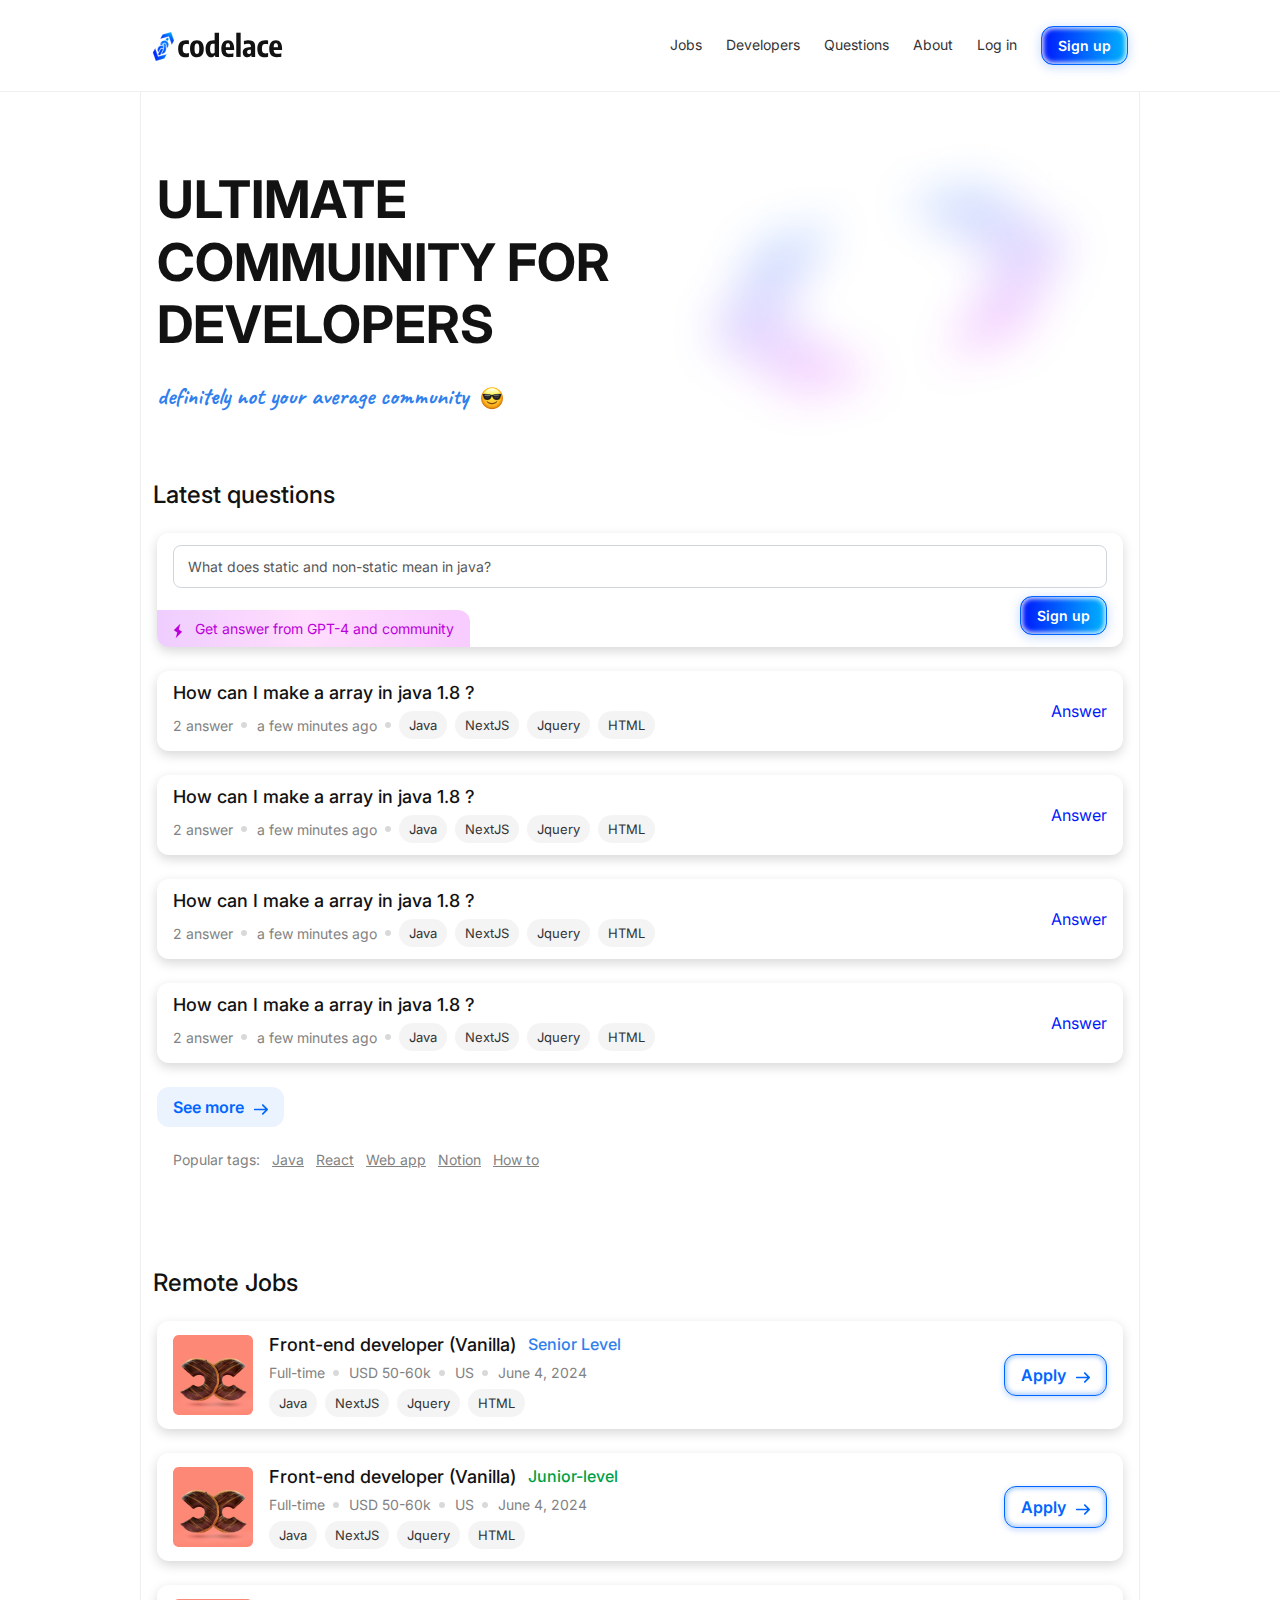
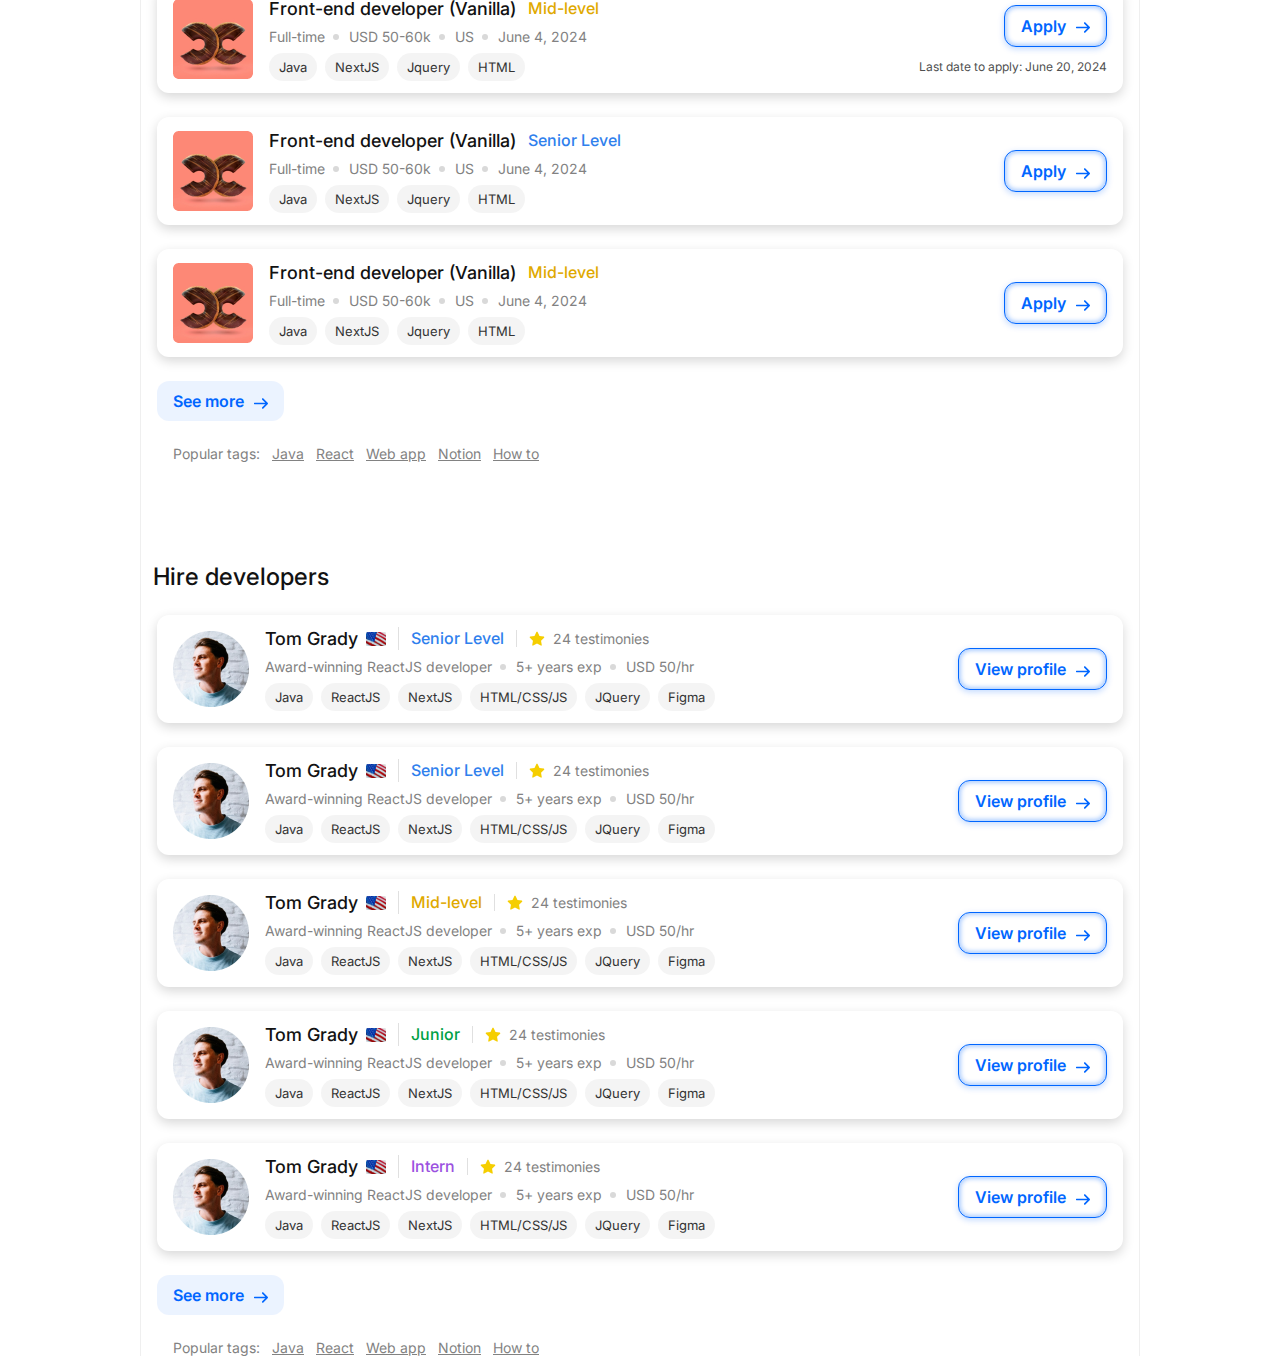
<file: index.html>
<!DOCTYPE html>
<html lang="en" dir="">

<head>
    <meta charset="UTF-8">
    <meta name="viewport" content="width=device-width, initial-scale=1.0">
    <title>Codelace | Home</title>
    <link rel="icon" type="image/x-icon" href="assests/images/favicon.ico">
    <link href="https://cdn.jsdelivr.net/npm/bootstrap@5.3.2/dist/css/bootstrap.min.css" rel="stylesheet">
    <link rel="stylesheet" href="https://cdnjs.cloudflare.com/ajax/libs/animate.css/4.1.1/animate.min.css" />
    <link rel="stylesheet" href="https://cdnjs.cloudflare.com/ajax/libs/font-awesome/6.5.1/css/all.min.css" />
    <link rel="stylesheet" href="assests/css/common.css">
</head>

<body>

    <!-- navbar section start -->
     <section class="border-y border-top-0">
    <div class="main-container container ">
        <nav class="navbar navbar-expand-lg ">
            <a class="navbar-brand me-0" href="index.html">
                <img src="/assests/images/logo.svg" alt="" />
            </a>
            <button class="navbar-toggler border-0 px-0" type="button" data-bs-toggle="collapse"
                data-bs-target="#navbarSupportedContent" aria-controls="navbarSupportedContent" aria-expanded="false"
                aria-label="Toggle navigation">
                <span class="navbar-toggler-icon"></span>
            </button>
            <div class="collapse navbar-collapse justify-content-end gap-4 py-3 py-lg-0" id="navbarSupportedContent">
                <ul class="navbar-nav mb-2 mb-lg-0 gap-lg-4">
                    <li class="nav-item">
                        <a class="nav-link " href="#">Jobs</a>
                    </li>
                    <li class="nav-item">
                        <a class="nav-link " href="#">Developers</a>
                    </li>
                    <li class="nav-item">
                        <a class="nav-link " href="/questions.html">Questions</a>
                    </li>
                    <li class="nav-item">
                        <a class="nav-link " href="#">About</a>
                    </li>

                    <li class="nav-item">
                        <a class="nav-link" href="#">Log in</a>
                    </li>
                </ul>

                <div
                    class="d-flex d-lg-inline-flex flex-column flex-lg-row gap-4 gap-lg-3 gap-xl-4 align-items-lg-center">
                    <a class="btn btn-primary" href="/sign-up.html">
                        <span>Sign up</span>
                    </a>
                </div>
            </div>
        </nav>
    </div>
</section>
    <!-- navbar section end -->


    <!-- hero section start -->

    <div class="main-container container  pt-38 border-x">
        <div class="row align-items-center">
            <div class="col-12 col-md-9 col-lg-6 px-3">
                <div>
                    <h1>ULTIMATE COMMUINITY FOR DEVELOPERS</h1>

                    <p class="special-text d-flex align-items-center fw-bold mt-4">definitely not your average community
                        <span><img src="assests/images/glasses.png" alt=""></span>
                    </p>
                </div>
            </div>
            <div class="col-12 col-lg-6 px-3">
                <div class="hero-img text-center">
                    <img src="assests/images/hero-image.png" alt="" class="object-fit-cover">
                </div>
            </div>
        </div>
    </div>
    <!-- hero section end -->

    <!-- questions section -->
    <div class="main-container container  pt-30 border-x">
        <div class="row questions-section">
            <h2 class="text-center text-sm-start">Latest questions</h2>
            <div class="col-12 px-3">
                <div class="inner-content d-block position-relative overflow-hidden mt-4">

                    <form>
                        <div class="row">
                            <div class="col">
                                <input type="text" class="form-control fs-14 fw-normal"
                                    placeholder="What does static and non-static mean in java?">
                            </div>
                        </div>
                    </form>

                    <div class="text-center text-sm-end pt-2 pb-5 pb-sm-0">
                        <a class="btn btn-primary" href="/sign-up.html">
                            <span>Sign up</span>
                        </a>
                    </div>

                    <a href="" class="ai-btn text-purple">
                        <span><img src="assests/images/thunder-ai.png" alt=""></span> Get answer from GPT-4 and
                        community
                    </a>

                </div>

                <div class="inner-content">
                    <div class="questions">
                        <p class="question-text fs-18">How can I make a array in java 1.8 ?</p>
                        <div class="tags-section">

                            <div class="tags">
                                <span class="simple-text fs-14 fw-normal position-relative ps-3">2 answer</span> <span
                                    class="simple-text fs-14 fw-normal position-relative ps-3 ">a few minutes
                                    ago</span>
                            </div>

                            <div class="tags"> <div class="circle-divider"></div> <a href="#" class="tag-button">Java</a> <a href="#"
                                    class="tag-button">NextJS</a> <a href="#" class="tag-button">Jquery</a> <a href="#"
                                    class="tag-button">HTML</a></div>
                        </div>
                    </div>

                    <a href="#" class="answer-button fs-16">Answer</a>
                </div>

                <div class="inner-content">
                    <div>
                        <p class="question-text fs-18">How can I make a array in java 1.8 ?</p>
                        <div class="tags-section">

                            <div class="tags">
                                <span class="simple-text fs-14 fw-normal position-relative ps-3 ">2 answer</span> <span
                                    class="simple-text fs-14 fw-normal position-relative ps-3 ">a few minutes
                                    ago</span>
                            </div>

                            <div class="tags"><div class="circle-divider"></div><a href="#" class="tag-button">Java</a> <a href="#"
                                    class="tag-button">NextJS</a> <a href="#" class="tag-button">Jquery</a> <a href="#"
                                    class="tag-button">HTML</a></div>
                        </div>
                    </div>

                    <a href="#" class="answer-button fs-16">Answer</a>
                </div>

                <div class="inner-content">
                    <div>
                        <p class="question-text fs-18">How can I make a array in java 1.8 ?</p>
                        <div class="tags-section">

                            <div class="tags">
                                <span class="simple-text fs-14 fw-normal position-relative ps-3 ">2 answer</span> <span
                                    class="simple-text fs-14 fw-normal position-relative ps-3 ">a few minutes
                                    ago</span>
                            </div>

                            <div class="tags"><div class="circle-divider"></div><a href="#" class="tag-button">Java</a> <a href="#"
                                    class="tag-button">NextJS</a> <a href="#" class="tag-button">Jquery</a> <a href="#"
                                    class="tag-button">HTML</a></div>
                        </div>
                    </div>

                    <a href="#" class="answer-button fs-16">Answer</a>
                </div>

                <div class="inner-content">
                    <div>
                        <p class="question-text fs-18">How can I make a array in java 1.8 ?</p>
                        <div class="tags-section">

                            <div class="tags">
                                <span class="simple-text fs-14 fw-normal position-relative ps-3 ">2 answer</span> <span
                                    class="simple-text fs-14 fw-normal position-relative ps-3 ">a few minutes
                                    ago</span>
                            </div>

                            <div class="tags"><div class="circle-divider"></div><a href="#" class="tag-button">Java</a> <a href="#"
                                    class="tag-button">NextJS</a> <a href="#" class="tag-button">Jquery</a> <a href="#"
                                    class="tag-button">HTML</a></div>
                        </div>
                    </div>

                    <a href="#" class="answer-button fs-16">Answer</a>
                </div>

                <a href="" class="btn btn-secondary fs-16">See more <span class="right-arrow"><img
                            src="assests/images/right-arrow.png" alt=""></span></a>

                <div class="popular-tags d-flex flex-wrap align-items-center mt-4">
                    <span class="simple-text fs-14 fw-normal ">Popular tags:</span>
                    <a href="" class="simple-text ps-0 text-decoration-underline fs-14 fw-normal ">Java</a>
                    <a href="" class="simple-text ps-0 text-decoration-underline fs-14 fw-normal ">React</a>
                    <a href="" class="simple-text ps-0 text-decoration-underline fs-14 fw-normal ">Web app</a>
                    <a href="" class="simple-text ps-0 text-decoration-underline fs-14 fw-normal ">Notion</a>
                    <a href="" class="simple-text ps-0 text-decoration-underline fs-14 fw-normal ">How to</a>
                </div>

            </div>
        </div>
    </div>


    <!-- Remote jobs -->
    <div class="main-container container  pt-100 border-x">
        <div class="row jobs-section">
            <h2 class="mb-4 text-center text-sm-start">Remote Jobs</h2>
            <div class="col-12 px-3">

                <div class="inner-content">

                    <div class="inner-description">
                        <div class="image-wrapper-80 radius-6"><img src="assests/images/Rectangle 6.png" alt=""></div>
                        <div>
                            <div
                                class="title d-flex flex-wrap align-items-center justify-content-center justify-content-md-start gap-12">
                                <p class="question-text fs-18">Front-end developer (Vanilla)</p>
                                <p class="color-secondary fw-medium">Senior Level</p>
                            </div>
                            <div class="tags"> <span
                                    class="simple-text fs-14 fw-normal position-relative ps-3 ">Full-time</span> </span>
                                <span class="simple-text fs-14 fw-normal position-relative ps-3 ">USD 50-60k</span>
                                <span class="simple-text fs-14 fw-normal position-relative ps-3 ">US</span>
                                <span class="simple-text fs-14 fw-normal position-relative ps-3 ">June 4, 2024</span>
                            </div>
                            <div class="tags"><a href="#" class="tag-button">Java</a> <a href="#"
                                    class="tag-button">NextJS</a> <a href="#" class="tag-button">Jquery</a> <a href="#"
                                    class="tag-button">HTML</a></div>
                        </div>
                    </div>

                    <a href="" class="btn btn-tertiary fs-16">Apply <span class="right-arrow"><img
                                src="assests/images/right-arrow.png" alt=""></span></a>
                </div>

                <div class="inner-content">

                    <div class="inner-description">
                        <div class="image-wrapper-80 radius-6"><img src="assests/images/Rectangle 6.png" alt=""></div>
                        <div>
                            <div
                                class="title d-flex flex-wrap align-items-center justify-content-center justify-content-md-start gap-12">
                                <p class="question-text fs-18">Front-end developer (Vanilla)</p>
                                <p class="color-green fw-medium">Junior-level</p>
                            </div>
                            <div class="tags"> <span
                                    class="simple-text fs-14 fw-normal position-relative ps-3 ">Full-time</span> </span>
                                <span class="simple-text fs-14 fw-normal position-relative ps-3 ">USD 50-60k</span>
                                <span class="simple-text fs-14 fw-normal position-relative ps-3 ">US</span>
                                <span class="simple-text fs-14 fw-normal position-relative ps-3">June 4, 2024</span>
                            </div>
                            <div class="tags"><a href="#" class="tag-button">Java</a> <a href="#"
                                    class="tag-button">NextJS</a> <a href="#" class="tag-button">Jquery</a> <a href="#"
                                    class="tag-button">HTML</a></div>
                        </div>
                    </div>

                    <a href="" class="btn btn-tertiary fs-16">Apply <span class="right-arrow"><img
                                src="assests/images/right-arrow.png" alt=""></span></a>
                </div>

                <div class="inner-content">

                    <div class="inner-description">
                        <div class="image-wrapper-80 radius-6"><img src="assests/images/Rectangle 6.png" alt=""></div>
                        <div>
                            <div
                                class="title d-flex flex-wrap align-items-center justify-content-center justify-content-md-start gap-12">
                                <p class="question-text fs-18">Front-end developer (Vanilla)</p>
                                <p class="color-yellow fw-medium">Mid-level</p>
                            </div>
                            <div class="tags"> <span
                                    class="simple-text fs-14 fw-normal position-relative ps-3">Full-time</span> </span>
                                <span class="simple-text fs-14 fw-normal position-relative ps-3">USD 50-60k</span>
                                <span class="simple-text fs-14 fw-normal position-relative ps-3">US</span>
                                <span class="simple-text fs-14 fw-normal position-relative ps-3">June 4, 2024</span>
                            </div>
                            <div class="tags"><a href="#" class="tag-button">Java</a> <a href="#"
                                    class="tag-button">NextJS</a> <a href="#" class="tag-button">Jquery</a> <a href="#"
                                    class="tag-button">HTML</a></div>
                        </div>
                    </div>

                    <div class="text-center text-md-end">
                        <a href="" class="btn btn-tertiary fs-16">Apply <span class="right-arrow"><img
                                    src="assests/images/right-arrow.png" alt=""></span></a>

                        <p class="status-text fs-12 fw-normal">Last date to apply: June 20, 2024</p>
                    </div>
                </div>

                <div class="inner-content">

                    <div class="inner-description">
                        <div class="image-wrapper-80 radius-6"><img src="assests/images/Rectangle 6.png" alt=""></div>
                        <div>
                            <div
                                class="title d-flex flex-wrap align-items-center justify-content-center justify-content-md-start gap-12">
                                <p class="question-text fs-18">Front-end developer (Vanilla)</p>
                                <p class="color-secondary fw-medium">Senior Level</p>
                            </div>
                            <div class="tags"> <span
                                    class="simple-text fs-14 fw-normal position-relative ps-3">Full-time</span> </span>
                                <span class="simple-text fs-14 fw-normal position-relative ps-3">USD 50-60k</span>
                                <span class="simple-text fs-14 fw-normal position-relative ps-3">US</span>
                                <span class="simple-text fs-14 fw-normal position-relative ps-3">June 4, 2024</span>
                            </div>
                            <div class="tags"><a href="#" class="tag-button">Java</a> <a href="#"
                                    class="tag-button">NextJS</a> <a href="#" class="tag-button">Jquery</a> <a href="#"
                                    class="tag-button">HTML</a></div>
                        </div>
                    </div>

                    <a href="" class="btn btn-tertiary fs-16">Apply <span class="right-arrow"><img
                                src="assests/images/right-arrow.png" alt=""></span></a>
                </div>

                <div class="inner-content">

                    <div class="inner-description">
                        <div class="image-wrapper-80 radius-6"><img src="assests/images/Rectangle 6.png" alt=""></div>
                        <div>
                            <div
                                class="title d-flex flex-wrap align-items-center justify-content-center justify-content-md-start gap-12">
                                <p class="question-text fs-18">Front-end developer (Vanilla)</p>
                                <p class="color-yellow fw-medium">Mid-level</p>
                            </div>
                            <div class="tags"> <span
                                    class="simple-text fs-14 fw-normal position-relative ps-3">Full-time</span> </span>
                                <span class="simple-text fs-14 fw-normal position-relative ps-3">USD 50-60k</span>
                                <span class="simple-text fs-14 fw-normal position-relative ps-3">US</span>
                                <span class="simple-text fs-14 fw-normal position-relative ps-3">June 4, 2024</span>
                            </div>
                            <div class="tags"><a href="#" class="tag-button">Java</a> <a href="#"
                                    class="tag-button">NextJS</a> <a href="#" class="tag-button">Jquery</a> <a href="#"
                                    class="tag-button">HTML</a></div>
                        </div>
                    </div>

                    <a href="" class="btn btn-tertiary fs-16">Apply <span class="right-arrow"><img
                                src="assests/images/right-arrow.png" alt=""></span></a>
                </div>

                <a href="" class="btn btn-secondary fs-16">See more <span class="right-arrow"><img
                            src="assests/images/right-arrow.png" alt=""></span></a>

                <div class="popular-tags d-flex flex-wrap align-items-center mt-4">
                    <span class="simple-text fs-14 fw-normal ">Popular tags:</span>
                    <a href="" class="simple-text ps-0 text-decoration-underline fs-14 fw-normal ">Java</a>
                    <a href="" class="simple-text ps-0 text-decoration-underline fs-14 fw-normal ">React</a>
                    <a href="" class="simple-text ps-0 text-decoration-underline fs-14 fw-normal ">Web app</a>
                    <a href="" class="simple-text ps-0 text-decoration-underline fs-14 fw-normal ">Notion</a>
                    <a href="" class="simple-text ps-0 text-decoration-underline fs-14 fw-normal ">How to</a>
                </div>

            </div>
        </div>
    </div>




    <!-- Hire developers -->
    <div class="main-container container  pt-100 border-x">
        <div class="row hiring-section">
            <h2 class="mb-4 text-center text-sm-start">Hire developers</h2>
            <div class="col-12 px-3">

                <div class="inner-content">

                    <div class="inner-description">
                        <div class="image-wrapper-76 radius-100"><img src="assests/images/profile-picture.png" alt=""></div>
                        <div>
                            <div
                                class="title d-flex flex-wrap align-items-center justify-content-center justify-content-md-start gap-12">
                                <div class="flex-title">
                                    <p class="question-text fs-18">Tom Grady</p>
                                    <img src="assests/images/flag.svg" alt="">
                                </div>
                                <p class="flex-title color-secondary fw-medium">Senior Level</p>
                                <div class="flex-title"> <img src="assests/images/star.svg" alt="">
                                    <p class="simple-text fs-14 fw-normal ps-0">24 testimonies</p>
                                </div>
                            </div>
                            <div class="tags"> <span
                                    class="simple-text fs-14 fw-normal position-relative ps-3">Award-winning ReactJS
                                    developer</span> </span>
                                <span class="simple-text fs-14 fw-normal position-relative ps-3">5+ years exp</span>
                                <span class="simple-text fs-14 fw-normal position-relative ps-3">USD 50/hr</span>
                            </div>
                            <div class="tags"><a href="#" class="tag-button">Java</a> <a href="#"
                                    class="tag-button">ReactJS</a> <a href="#" class="tag-button">NextJS</a> <a href="#"
                                    class="tag-button">HTML/CSS/JS</a> <a href="#" class="tag-button">JQuery</a> <a
                                    href="#" class="tag-button">Figma</a></div>
                        </div>
                    </div>

                    <a href="" class="btn btn-tertiary fs-16">View profile <span class="right-arrow"><img
                                src="assests/images/right-arrow.png" alt=""></span></a>
                </div>

                <div class="inner-content">

                    <div class="inner-description">
                        <div class="image-wrapper-76 radius-100"><img src="assests/images/profile-picture.png" alt=""></div>
                        <div>
                            <div
                                class="title d-flex flex-wrap align-items-center justify-content-center justify-content-md-start gap-12">
                                <div class="flex-title">
                                    <p class="question-text fs-18">Tom Grady</p>
                                    <img src="assests/images/flag.svg" alt="">
                                </div>
                                <p class="flex-title color-secondary fw-medium">Senior Level</p>
                                <div class="flex-title"> <img src="assests/images/star.svg" alt="">
                                    <p class="simple-text fs-14 fw-normal ps-0">24 testimonies</p>
                                </div>
                            </div>
                            <div class="tags"> <span
                                    class="simple-text fs-14 fw-normal position-relative ps-3">Award-winning ReactJS
                                    developer</span> </span>
                                <span class="simple-text fs-14 fw-normal position-relative ps-3">5+ years exp</span>
                                <span class="simple-text fs-14 fw-normal position-relative ps-3">USD 50/hr</span>
                            </div>
                            <div class="tags"><a href="#" class="tag-button">Java</a> <a href="#"
                                    class="tag-button">ReactJS</a> <a href="#" class="tag-button">NextJS</a> <a href="#"
                                    class="tag-button">HTML/CSS/JS</a> <a href="#" class="tag-button">JQuery</a> <a
                                    href="#" class="tag-button">Figma</a></div>
                        </div>
                    </div>

                    <a href="" class="btn btn-tertiary fs-16">View profile <span class="right-arrow"><img
                                src="assests/images/right-arrow.png" alt=""></span></a>
                </div>

                <div class="inner-content">

                    <div class="inner-description">
                        <div class="image-wrapper-76 radius-100"><img src="assests/images/profile-picture.png" alt=""></div>
                        <div>
                            <div
                                class="title d-flex flex-wrap align-items-center justify-content-center justify-content-md-start gap-12">
                                <div class="flex-title">
                                    <p class="question-text fs-18">Tom Grady</p>
                                    <img src="assests/images/flag.svg" alt="">
                                </div>
                                <p class="flex-title color-yellow fw-medium">Mid-level</p>
                                <div class="flex-title"> <img src="assests/images/star.svg" alt="">
                                    <p class="simple-text fs-14 fw-normal ps-0">24 testimonies</p>
                                </div>
                            </div>
                            <div class="tags"> <span
                                    class="simple-text fs-14 fw-normal position-relative ps-3">Award-winning ReactJS
                                    developer</span> </span>
                                <span class="simple-text fs-14 fw-normal position-relative ps-3">5+ years exp</span>
                                <span class="simple-text fs-14 fw-normal position-relative ps-3">USD 50/hr</span>
                            </div>
                            <div class="tags"><a href="#" class="tag-button">Java</a> <a href="#"
                                    class="tag-button">ReactJS</a> <a href="#" class="tag-button">NextJS</a> <a href="#"
                                    class="tag-button">HTML/CSS/JS</a> <a href="#" class="tag-button">JQuery</a> <a
                                    href="#" class="tag-button">Figma</a></div>
                        </div>
                    </div>

                    <a href="" class="btn btn-tertiary fs-16">View profile <span class="right-arrow"><img
                                src="assests/images/right-arrow.png" alt=""></span></a>
                </div>

                <div class="inner-content">

                    <div class="inner-description">
                        <div class="image-wrapper-76 radius-100"><img src="assests/images/profile-picture.png" alt=""></div>
                        <div>
                            <div
                                class="title d-flex flex-wrap align-items-center justify-content-center justify-content-md-start gap-12">
                                <div class="flex-title">
                                    <p class="question-text fs-18">Tom Grady</p>
                                    <img src="assests/images/flag.svg" alt="">
                                </div>
                                <p class="flex-title color-green fw-medium">Junior</p>
                                <div class="flex-title"> <img src="assests/images/star.svg" alt="">
                                    <p class="simple-text fs-14 fw-normal ps-0">24 testimonies</p>
                                </div>
                            </div>
                            <div class="tags"> <span
                                    class="simple-text fs-14 fw-normal position-relative ps-3">Award-winning ReactJS
                                    developer</span> </span>
                                <span class="simple-text fs-14 fw-normal position-relative ps-3">5+ years exp</span>
                                <span class="simple-text fs-14 fw-normal position-relative ps-3">USD 50/hr</span>
                            </div>
                            <div class="tags"><a href="#" class="tag-button">Java</a> <a href="#"
                                    class="tag-button">ReactJS</a> <a href="#" class="tag-button">NextJS</a> <a href="#"
                                    class="tag-button">HTML/CSS/JS</a> <a href="#" class="tag-button">JQuery</a> <a
                                    href="#" class="tag-button">Figma</a></div>
                        </div>
                    </div>

                    <a href="" class="btn btn-tertiary fs-16">View profile <span class="right-arrow"><img
                                src="assests/images/right-arrow.png" alt=""></span></a>
                </div>

                <div class="inner-content">

                    <div class="inner-description">
                        <div class="image-wrapper-76 radius-100"><img src="assests/images/profile-picture.png" alt=""></div>
                        <div>
                            <div
                                class="title d-flex flex-wrap align-items-center justify-content-center justify-content-md-start gap-12">
                                <div class="flex-title">
                                    <p class="question-text fs-18">Tom Grady</p>
                                    <img src="assests/images/flag.svg" alt="">
                                </div>
                                <p class="flex-title color-purple fw-medium">Intern</p>
                                <div class="flex-title"> <img src="assests/images/star.svg" alt="">
                                    <p class="simple-text fs-14 fw-normal ps-0">24 testimonies</p>
                                </div>
                            </div>
                            <div class="tags"> <span
                                    class="simple-text fs-14 fw-normal position-relative ps-3">Award-winning ReactJS
                                    developer</span> </span>
                                <span class="simple-text fs-14 fw-normal position-relative ps-3">5+ years exp</span>
                                <span class="simple-text fs-14 fw-normal position-relative ps-3">USD 50/hr</span>
                            </div>
                            <div class="tags"><a href="#" class="tag-button">Java</a> <a href="#"
                                    class="tag-button">ReactJS</a> <a href="#" class="tag-button">NextJS</a> <a href="#"
                                    class="tag-button">HTML/CSS/JS</a> <a href="#" class="tag-button">JQuery</a> <a
                                    href="#" class="tag-button">Figma</a></div>
                        </div>
                    </div>

                    <a href="" class="btn btn-tertiary fs-16">View profile <span class="right-arrow"><img
                                src="assests/images/right-arrow.png" alt=""></span></a>
                </div>

                <a href="" class="btn btn-secondary fs-16">See more <span class="right-arrow"><img
                            src="assests/images/right-arrow.png" alt=""></span></a>

                <div class="popular-tags d-flex flex-wrap align-items-center mt-4">
                    <span class="simple-text fs-14 fw-normal ">Popular tags:</span>
                    <a href="" class="simple-text ps-0 text-decoration-underline fs-14 fw-normal ">Java</a>
                    <a href="" class="simple-text ps-0 text-decoration-underline fs-14 fw-normal ">React</a>
                    <a href="" class="simple-text ps-0 text-decoration-underline fs-14 fw-normal ">Web app</a>
                    <a href="" class="simple-text ps-0 text-decoration-underline fs-14 fw-normal ">Notion</a>
                    <a href="" class="simple-text ps-0 text-decoration-underline fs-14 fw-normal ">How to</a>
                </div>

            </div>
        </div>
    </div>


    <script src="https://cdn.jsdelivr.net/npm/bootstrap@5.3.3/dist/js/bootstrap.bundle.min.js"
        integrity="sha384-YvpcrYf0tY3lHB60NNkmXc5s9fDVZLESaAA55NDzOxhy9GkcIdslK1eN7N6jIeHz"
        crossorigin="anonymous"></script>

</body>

</html>
</file>
<file: assests/css/common.css>
@import url('https://fonts.googleapis.com/css2?family=Inter:wght@100..900&display=swap');
@import url('https://fonts.googleapis.com/css2?family=Caveat:wght@400..700&display=swap');

body {
    font-family: "Inter", sans-serif;
    color: #121212;
}

.main-container.container {
    max-width: 1000px !important;
}

.community-container.container {
    max-width: 1140px !important;
}

.nav-section{
    border-bottom: 1px solid #EFEFEF
}

.navbar {
    padding: 24px 0;
}

a.nav-link {
    font-size: 14px !important;
    color: #333333;
    padding: 10px 0 !important;
    text-decoration: none;
}

a.nav-link::after {
    content: '';
    display: block;
    width: 0;
    height: 2px;
    background: #000;
    transition: width .3s;
}

a.nav-link:hover::after {
    width: 100%;

}

.image-wrapper-80{
    width: 80px;
    height: 80px;
}

.image-wrapper-76{
    width: 76px;
    height: 76px;
}


img {
    width: auto;
    height: auto;
    max-width: 100%;
}

h1 {
    font-size: 52px;
    font-weight: 700;
    /* line-height: 64px; */
    color: #121212;
    margin-bottom: 0;
}

h2 {
    font-size: 24px;
    font-weight: 500;
    line-height: 29px;
    color: #121212;
    margin-bottom: 0;
}

h3 {
    font-size: 32px;
    font-weight: 600;
    /* line-height: 38px; */
    color: #121212;
    margin-bottom: 0;
}

h4 {
    font-size: 26px;
    font-weight: 600;
    /* line-height: 30px; */
    color: #333333;
    margin-bottom: 0;
}

h5 {
    font-size: 24px;
    font-weight: 700;
    color: #333333;
    margin-bottom: 0;
}

h6 {
    font-size: 20px;
    font-weight: 700;
    /* line-height: 24.55px; */
    color: #333333;
    margin-bottom: 0;
}

p {
    font-size: 16px;
    line-height: 23px;
    margin-bottom: 0;
}

a {
    font-size: 16px;
    color: #333333;
    text-decoration: none;
}

.lh-15 {
    line-height: 16px;
}

.gap-10 {
    gap: 10px;
}

.gap-12 {
    gap: 12px;
}

.mt-10 {
    margin-top: 10px !important;
}

.mt-12 {
    margin-top: 12px !important;
}

.mt-14 {
    margin-top: 14px !important;
}

.mt-20 {
    margin-top: 20px !important;
}

.pt-30 {
    padding-top: 30px !important;
}

.pt-38 {
    padding-top: 38px;
}

.pt-80 {
    padding-top: 80px !important;
}

.pt-100 {
    padding-top: 100px !important;
}

.color-blue {
    color: #0019FC !important;
}

.color-primary {
    color: #0066FF !important;
}

.color-secondary {
    color: #2F80ED !important;
}

.color-gray {
    color: #4F4F4F !important;
}

.text-gray {
    color: #828282;
}

.color-lightblack {
    color: #333333 !important;
}

.color-red {
    color: #E11125 !important;
}

.color-green {
    color: #00A045 !important;
}

.color-yellow {
    color: #E0A900 !important;
}

.color-purple {
    color: #9B51E0 !important;
}

.text-purple {
    color: #BC00DB !important;
}

.bg-lightblue {
    background: #0066FF14;
}


.radius-6{
    border-radius: 6px;
}

.radius-100{
    border-radius: 100px;
}

.border-green {
    border: 1px solid #00C113;
}

.border-y {
    border-top: 1px solid #EFEFEF;
    border-bottom: 1px solid #EFEFEF;
}

.border-x{
    border-left: 1px solid #EFEFEF;
    border-right: 1px solid #EFEFEF;
}

.fs-12 {
    font-size: 12px !important;
    line-height: 15px !important;
}

.fs-13 {
    font-size: 13px !important;
}

.fs-14 {
    font-size: 14px !important;
}

.fs-16 {
    font-size: 16px !important;
}

.fs-18 {
    font-size: 18px !important;
}

button {
    background: none;
    border: none;
    padding: 0;
}

.btn {
    display: inline-flex;
    align-items: center;
    justify-content: center;
    line-height: 17px;
    padding: 10px 16px;
    border-radius: 12px;
    border: none;
    font-size: 14px;
    transition: all 0.25s ease;
}

.btn-primary {
    background: linear-gradient(90.19deg, #0019FC 0.18%, #00B3FF 99.85%);
    box-shadow: inset 0px 0px 4px 2px #ffffffcc, 0px 2px 12px 0px #0066ff3d;
    border: 1px solid #0066FF;
    color: #fff;
    font-weight: 600;
    transition: all 0.25s ease;
    white-space: nowrap;
}

.btn-primary:hover {
    background: linear-gradient(90.19deg, #0055FF 0.18%, #00D4FF 99.85%);
    box-shadow: 0px 4px 16px #0066ff3d !important;
    border: 1px solid #00D4FF;
    transform: translateY(-2px);
}

.special-text {
    font-family: "Caveat", cursive;
    font-size: 24px;
    color: #2F80ED;
    line-height: 30px;
    gap: 12px;
}

.btn-secondary {
    display: inline-flex;
    align-items: center;
    gap: 10px;
    font-weight: 600;
    line-height: 20px;
    background: #0066FF14 !important;
    color: #0066FF !important;
    white-space: nowrap;

}

.btn-secondary:hover {
    box-shadow: 0 2px 4px rgba(0, 102, 255, 0.2);
}

.btn-tertiary {
    display: inline-flex;
    align-items: center;
    gap: 10px;
    font-weight: 600;
    line-height: 20px;
    color: #0066FF !important;
    border: 1px solid #0066FF !important;
    box-shadow: inset 0px 0px 4px 2px #0066FF52, 0px 2px 6px 0px #0066FF3D;
    background: #FFFFFF !important;
    white-space: nowrap;
}

.btn .right-arrow {
    transition: all 0.25s ease;
}

.btn:hover .right-arrow {
    transform: translateX(7px);
}

.ai-btn {
    position: absolute;
    bottom: 0;
    left: 0;
    display: inline-flex;
    align-items: center;
    gap: 12px;
    font-size: 14px;
    padding: 8px 16px 8px 16px;
    border-radius: 0px 12px 0px 0px !important;
    background: linear-gradient(90deg, rgba(175, 4, 255, 0.2) 0%, rgba(255, 88, 248, 0.2) 48%, rgba(219, 0, 255, 0.2) 97.5%);
}

.tag-button {
    background: #9292921A;
    font-size: 13px;
    font-weight: 400;
    line-height: 16px;
    padding: 6px 10px;
    border-radius: 100px;
    transition: all 0.25s ease;
}

.tag-button:hover {
    background: #000;
    color: #fff;
}

.answer-button {
    font-weight: 400;
    line-height: 20px;
    color: #0019FC;
}

.answer-button:hover {
    color: #4C64FF;
}

.like-button {
    background: white;
    padding: 6px 10px 6px 10px;
    gap: 6px;
    border-radius: 100px
}

.accepted-btn {
    font-size: 12px;
    font-weight: 700;
    line-height: 15px;
    background: #00C113;
    color: #fff;
    padding: 4px 8px 4px 8px;
    gap: 4px;
    border-radius: 100px;
}


.status-text {
    margin-top: 12px;
    color: #4F4F4F;
}

.questions-section .inner-content,
.jobs-section .inner-content,
.hiring-section .inner-content {
    display: flex;
    align-items: center;
    justify-content: space-between;
    gap: 35px;
    padding: 12px 16px;
    margin-bottom: 24px;
    border-radius: 12px;
    box-shadow: 0px 4px 12px 0px #00000029;
}

.inner-content .simple-text::before,
.customize-btn .simple-text::before {
    content: '';
    position: absolute;
    left: 0;
    top: 50%;
    width: 6px;
    height: 6px;
    background: #D9D9D9;
    border-radius: 100%;
    transform: translateY(-50%);
}

.customize-btn .simple-text::before {
    width: 4px !important;
    height: 4px !important;
}

.inner-content .simple-text:first-child::before,
.customize-btn .simple-text:first-child::before {
    display: none;
}

.inner-description {
    display: flex;
    align-items: center;
    gap: 16px;
}

.inner-content .simple-text,
.popular-tags .simple-text {
    color: #828282;
    line-height: 17px;
}

.customize-btn .simple-text {
    color: #0066FF;
    line-height: 16px;
}

.inner-content .simple-text:first-child,
.customize-btn .simple-text:first-child {
    padding-left: 0 !important;
}


.question-text {
    font-weight: 500;
    line-height: 20px;
    color: #121212;
}

.tags-section {
    display: flex;
    flex-wrap: wrap;
    align-items: center;
    gap: 8px;
}

.tags {
    display: flex;
    align-items: center;
    flex-wrap: wrap;
    gap: 8px;
    margin-top: 8px;
}

.popular-tags {
    gap: 12px;
}


.form-control {
    padding: 10px 14px;
    border-radius: 8px;
    border: 1px solid #D0D5DD;
}

.form-control:focus {
    border: 1px solid #39A0FF;
    box-shadow: 0px 0px 0px 4px #E3F2FF;
    filter: drop-shadow(0px 2px 12px #1018280D) !important;
    color: #101828;
}

.form-control::placeholder {
    color: #575757;
}

.circle-divider{
    width: 6px;
    height: 6px;
    background: #D9D9D9;
    border-radius: 100%;
}

.simple-text {
    position: relative;
    padding-left: 16px;
}

.flex-title .simple-text::before {
    content: none;
}

.flex-title {
    display: flex;
    align-items: center;
    gap: 8px;
    padding-left: 12px;
    border-left: 1px solid #E0E0E0
}

.flex-title:first-child {
    border-left: none;
    padding-left: 0;
}


.comments p,
.comments a,
.comments span {
    font-size: 12px;
    line-height: 24px;
}

.read-more {
    font-size: 13px;
    font-weight: 400;
    line-height: 16px;
    padding: 8px 12px 8px 12px;
}

.profile-btn {
    font-weight: 600;
    line-height: 16px;
    background: #0066FF14;
    padding: 6px 10px 6px 10px;
    border-radius: 6px 0px 0px 0px;
    gap: 8px;
}

.grid-section {
    display: grid;
    grid-template-columns: 1fr minmax(auto, 650px) 1fr;
}


/* responsive */
@media screen and (max-width: 1199.97px) {}

@media screen and (min-width: 1400px) {}


@media screen and (min-width: 2000px) {}


@media screen and (max-width: 991.97px) {

    .pt-100 {
        padding-top: 80px;
    }


    h1 {
        font-size: 38px;
        /* line-height: 54px; */
    }

    h2 {
        font-size: 22px;
        /* line-height: 48px; */
    }

    h3 {
        font-size: 29px;
        /* line-height: normal; */
    }

    h4 {
        font-size: 24px;
    }

    h5 {
        font-size: 22px;
    }

    p {
        font-size: 15px;
    }

    .fs-16 {
        font-size: 15px !important;
    }

    .fs-18 {
        font-size: 17px !important;
    }

    .btn {
        padding: 8px 14px;
    }

    .special-text {
        font-size: 22px;
    }

    .simple-text {
        font-size: 13px;
    }
}

@media screen and (max-width: 767.97px) {
    h1 {
        font-size: 37px;
    }

    h2 {
        font-size: 28px;
    }

    h3 {
        font-size: 27px;
    }

    h4 {
        font-size: 22px;
    }

    h5 {
        font-size: 20px;
    }

    h6 {
        font-size: 18px;
    }

    .inner-content {
        flex-direction: column;
        justify-content: center;
        gap: 20px;
    }

    .inner-description {
        flex-direction: column;
        justify-content: center;
    }

    .tags {
        text-align: center;
        justify-content: center;
        flex-wrap: wrap;
    }

    .tag-button {
        font-size: 12px;
    }

    .btn {
        font-size: 13px;
    }

    .ai-btn {
        font-size: 13px;
    }

    .form-control {
        font-size: 13px;
    }

}

@media screen and (max-width: 575.97px) {
    .btn {
        padding: 8px 16px;
    }

    h1 {
        font-size: 34px;
    }

    h2 {
        font-size: 22px;
    }

    h3 {
        font-size: 26px;
    }

    h4 {
        font-size: 22px;
    }

    h5 {
        font-size: 20px;
    }

    p {
        font-size: 16px;
    }


    .fs-18 {
        font-size: 16px !important;
    }

    .fs-16 {
        font-size: 15px !important;
    }

    .fs-14 {
        font-size: 13px !important;
    }

    .pt-100 {
        padding-top: 50px;
    }

    .ai-btn {
        font-size: 12px;
    }

    .questions {
        text-align: center;
    }

    .tags-section {
        flex-direction: column;
    }

    .simple-text {
        font-size: 12px;
    }


}

@media screen and (max-width: 375.97px) {

    h1 {
        font-size: 30px;
    }

    h5 {
        font-size: 19px;
    }

    p {
        font-size: 15px;
    }

    .fs-16 {
        font-size: 15px !important;
    }

    .ai-btn {
        font-size: 10px;
    }

}

@media screen and (max-width: 317px) {
    h1 {
        font-size: 28px;
    }
}
</file>
